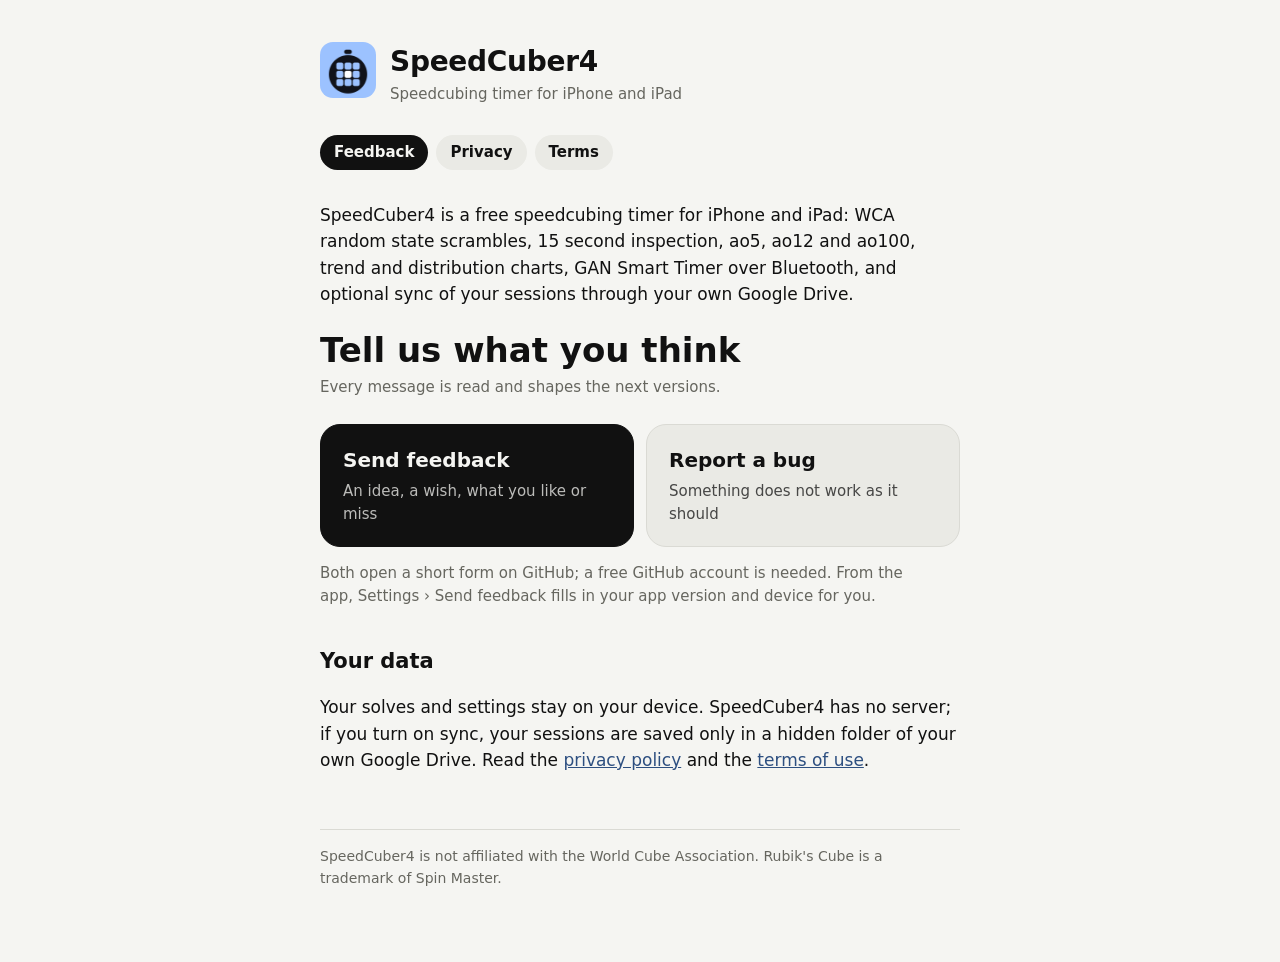
<file: index.html>
<!doctype html>
<html lang="en">
<head>
<meta charset="utf-8">
<meta name="viewport" content="width=device-width, initial-scale=1">
<title>SpeedCuber4 Feedback</title>
<meta name="description" content="Send feedback or report a bug for SpeedCuber4, the speedcubing timer for iPhone.">
<link rel="icon" href="./icon.png">
<link rel="stylesheet" href="./style.css">
</head>
<body>
<main>
<header><a href="./"><img src="./icon.png" alt=""></a><div><a href="./" class="name">SpeedCuber4</a><div class="tag">Speedcubing timer for iPhone and iPad</div></div></header>
<nav aria-label="Pages"><a href="./" aria-current="page">Feedback</a><a href="./privacy/">Privacy</a><a href="./terms/">Terms</a></nav>
<p class="about">SpeedCuber4 is a free speedcubing timer for iPhone and iPad: WCA random state scrambles, 15 second inspection, ao5, ao12 and ao100, trend and distribution charts, GAN Smart Timer over Bluetooth, and optional sync of your sessions through your own Google Drive.</p>
<h1>Tell us what you think</h1>
<p class="meta">Every message is read and shapes the next versions.</p>
<div class="actions">
<a class="action primary" href="https://github.com/raph4-lsk/speedcuber4-support/issues/new?template=feedback.yml"><span class="action-title">Send feedback</span><span class="action-note">An idea, a wish, what you like or miss</span></a>
<a class="action" href="https://github.com/raph4-lsk/speedcuber4-support/issues/new?template=bug.yml"><span class="action-title">Report a bug</span><span class="action-note">Something does not work as it should</span></a>
</div>
<p class="hint">Both open a short form on GitHub; a free GitHub account is needed. From the app, Settings › Send feedback fills in your app version and device for you.</p>

<h2>Your data</h2>
<p>Your solves and settings stay on your device. SpeedCuber4 has no server; if you turn on sync, your sessions are saved only in a hidden folder of your own Google Drive. Read the <a href="privacy/">privacy policy</a> and the <a href="terms/">terms of use</a>.</p>
<footer>SpeedCuber4 is not affiliated with the World Cube Association. Rubik's Cube is a trademark of Spin Master.</footer>
</main>
</body>
</html>
</file>
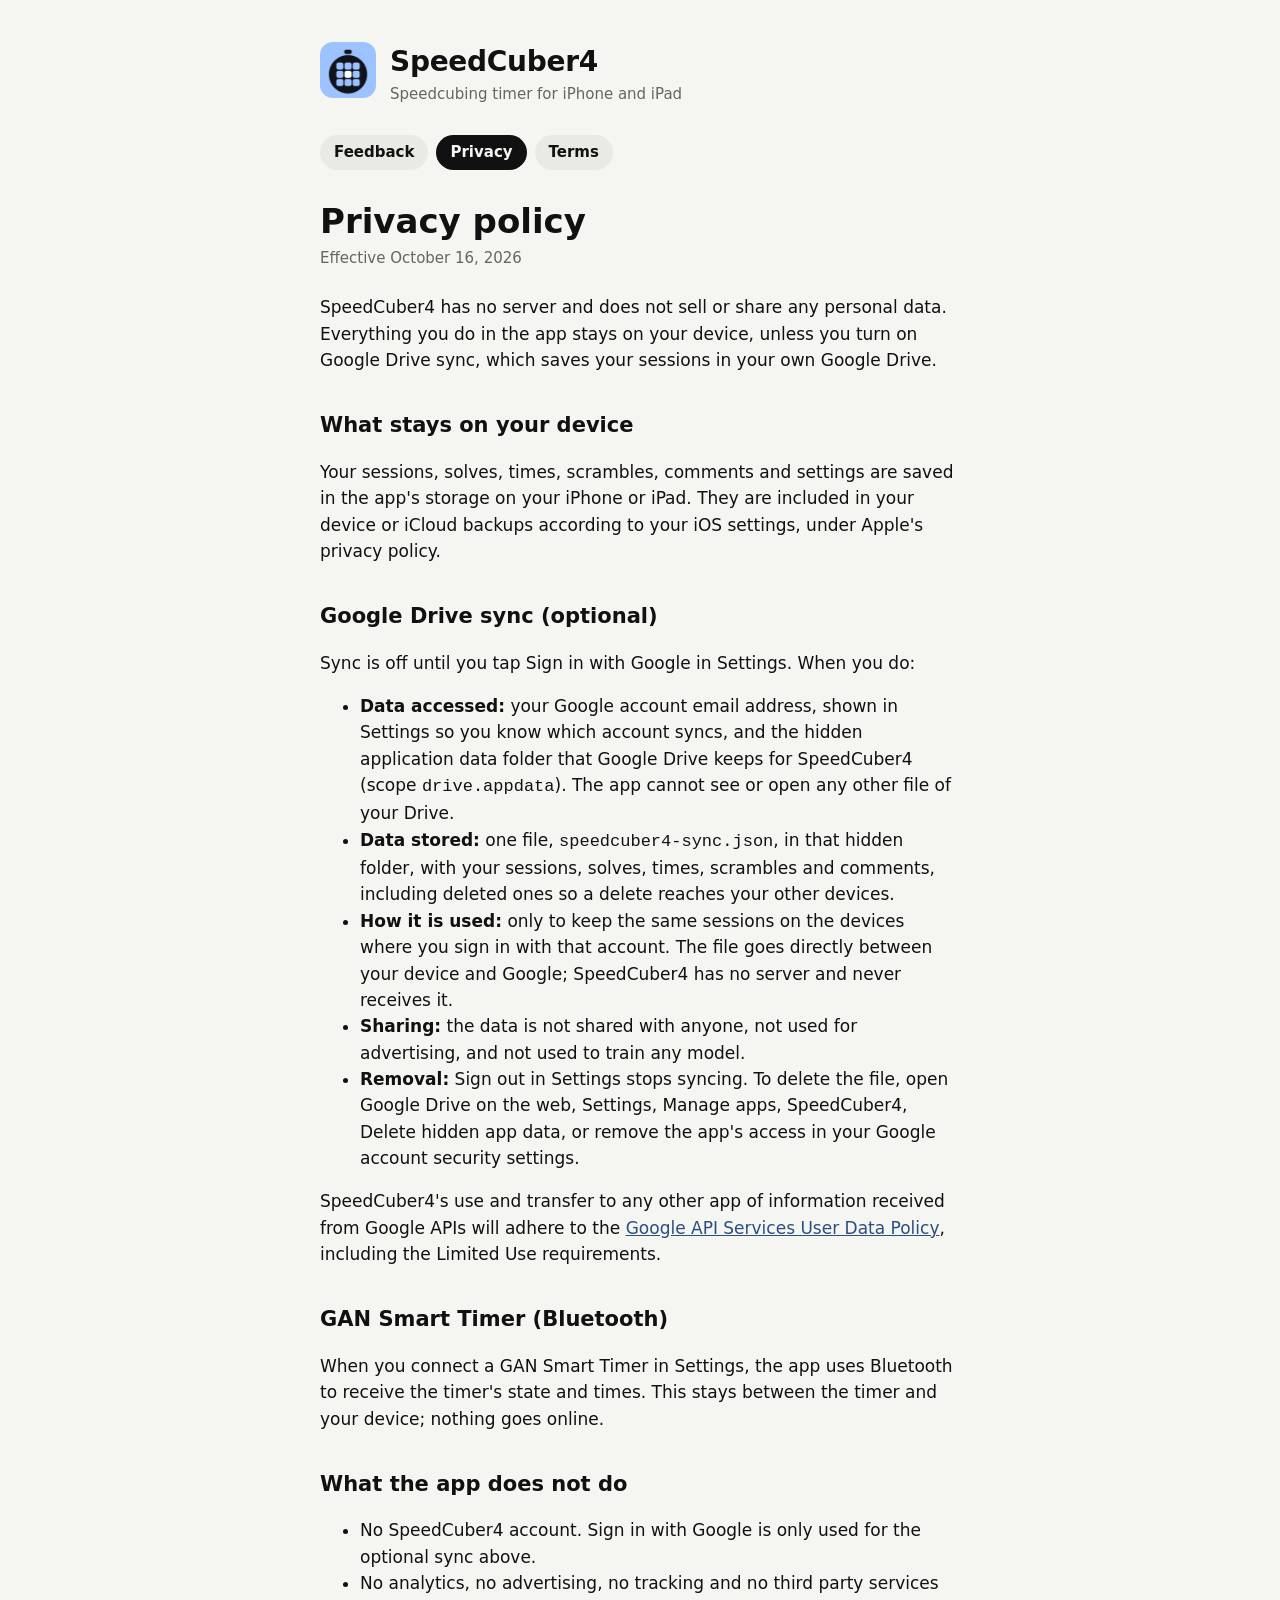
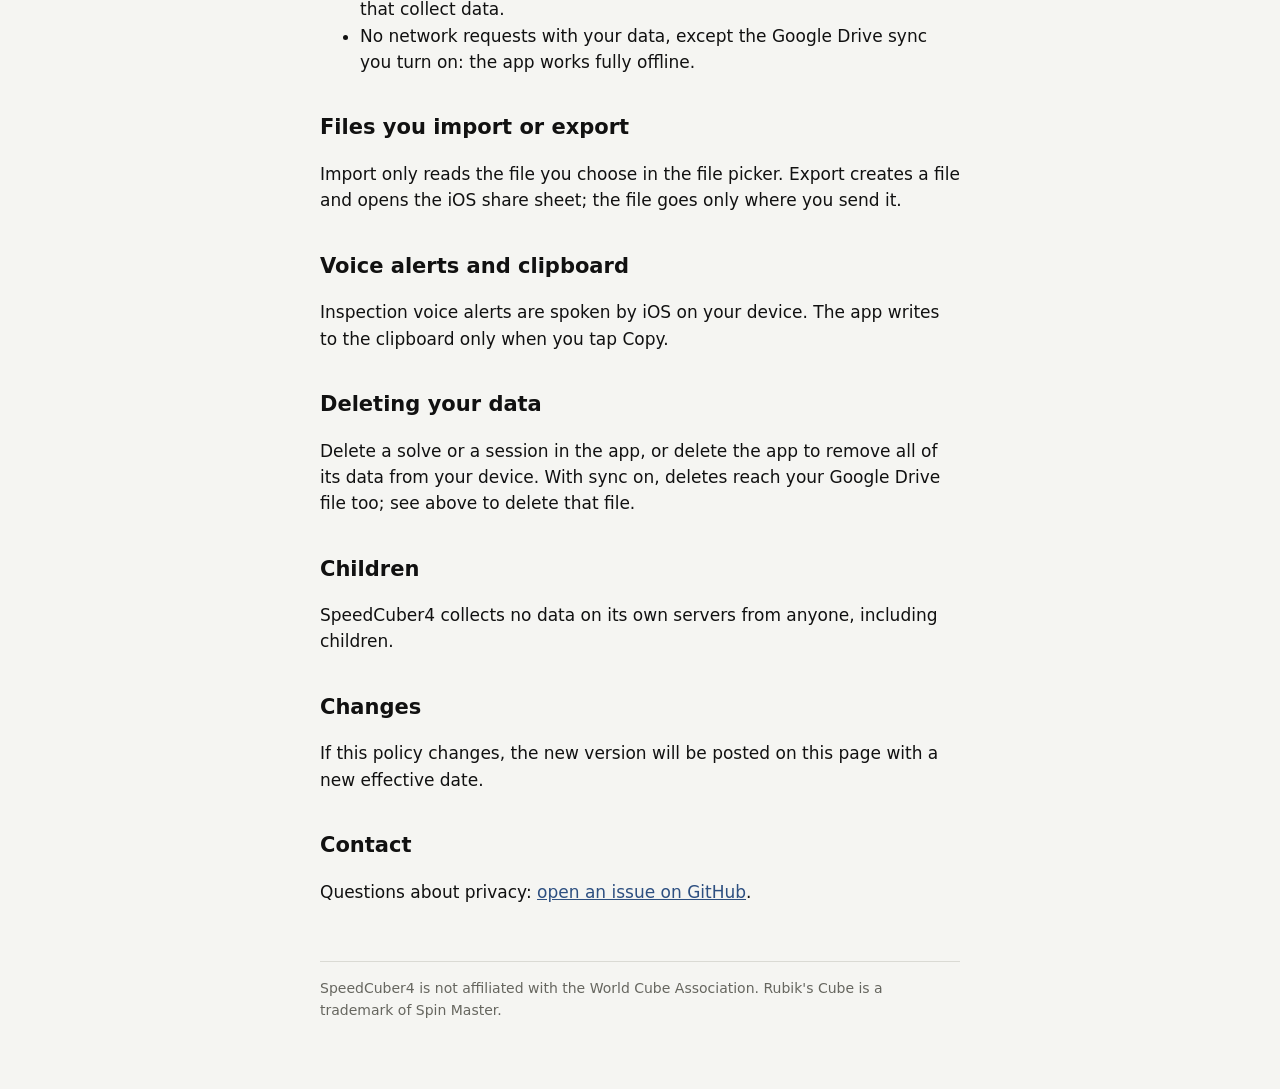
<file: privacy/index.html>
<!doctype html>
<html lang="en">
<head>
<meta charset="utf-8">
<meta name="viewport" content="width=device-width, initial-scale=1">
<title>SpeedCuber4 Privacy</title>
<meta name="description" content="Privacy policy of SpeedCuber4: no data on our servers, optional sync through your own Google Drive.">
<link rel="icon" href="../icon.png">
<link rel="stylesheet" href="../style.css">
</head>
<body>
<main>
<header><a href="../"><img src="../icon.png" alt=""></a><div><a href="../" class="name">SpeedCuber4</a><div class="tag">Speedcubing timer for iPhone and iPad</div></div></header>
<nav aria-label="Pages"><a href="../">Feedback</a><a href="../privacy/" aria-current="page">Privacy</a><a href="../terms/">Terms</a></nav>
<h1>Privacy policy</h1>
<p class="meta">Effective October 16, 2026</p>
<p>SpeedCuber4 has no server and does not sell or share any personal data. Everything you do in the app stays on your device, unless you turn on Google Drive sync, which saves your sessions in your own Google Drive.</p>

<h2>What stays on your device</h2>
<p>Your sessions, solves, times, scrambles, comments and settings are saved in the app's storage on your iPhone or iPad. They are included in your device or iCloud backups according to your iOS settings, under Apple's privacy policy.</p>

<h2>Google Drive sync (optional)</h2>
<p>Sync is off until you tap Sign in with Google in Settings. When you do:</p>
<ul>
<li><strong>Data accessed:</strong> your Google account email address, shown in Settings so you know which account syncs, and the hidden application data folder that Google Drive keeps for SpeedCuber4 (scope <code>drive.appdata</code>). The app cannot see or open any other file of your Drive.</li>
<li><strong>Data stored:</strong> one file, <code>speedcuber4-sync.json</code>, in that hidden folder, with your sessions, solves, times, scrambles and comments, including deleted ones so a delete reaches your other devices.</li>
<li><strong>How it is used:</strong> only to keep the same sessions on the devices where you sign in with that account. The file goes directly between your device and Google; SpeedCuber4 has no server and never receives it.</li>
<li><strong>Sharing:</strong> the data is not shared with anyone, not used for advertising, and not used to train any model.</li>
<li><strong>Removal:</strong> Sign out in Settings stops syncing. To delete the file, open Google Drive on the web, Settings, Manage apps, SpeedCuber4, Delete hidden app data, or remove the app's access in your Google account security settings.</li>
</ul>
<p>SpeedCuber4's use and transfer to any other app of information received from Google APIs will adhere to the <a href="https://developers.google.com/terms/api-services-user-data-policy">Google API Services User Data Policy</a>, including the Limited Use requirements.</p>

<h2>GAN Smart Timer (Bluetooth)</h2>
<p>When you connect a GAN Smart Timer in Settings, the app uses Bluetooth to receive the timer's state and times. This stays between the timer and your device; nothing goes online.</p>

<h2>What the app does not do</h2>
<ul>
<li>No SpeedCuber4 account. Sign in with Google is only used for the optional sync above.</li>
<li>No analytics, no advertising, no tracking and no third party services that collect data.</li>
<li>No network requests with your data, except the Google Drive sync you turn on: the app works fully offline.</li>
</ul>

<h2>Files you import or export</h2>
<p>Import only reads the file you choose in the file picker. Export creates a file and opens the iOS share sheet; the file goes only where you send it.</p>

<h2>Voice alerts and clipboard</h2>
<p>Inspection voice alerts are spoken by iOS on your device. The app writes to the clipboard only when you tap Copy.</p>

<h2>Deleting your data</h2>
<p>Delete a solve or a session in the app, or delete the app to remove all of its data from your device. With sync on, deletes reach your Google Drive file too; see above to delete that file.</p>

<h2>Children</h2>
<p>SpeedCuber4 collects no data on its own servers from anyone, including children.</p>

<h2>Changes</h2>
<p>If this policy changes, the new version will be posted on this page with a new effective date.</p>

<h2>Contact</h2>
<p>Questions about privacy: <a href="https://github.com/raph4-lsk/speedcuber4-support/issues/new?template=feedback.yml">open an issue on GitHub</a>.</p>
<footer>SpeedCuber4 is not affiliated with the World Cube Association. Rubik's Cube is a trademark of Spin Master.</footer>
</main>
</body>
</html>
</file>
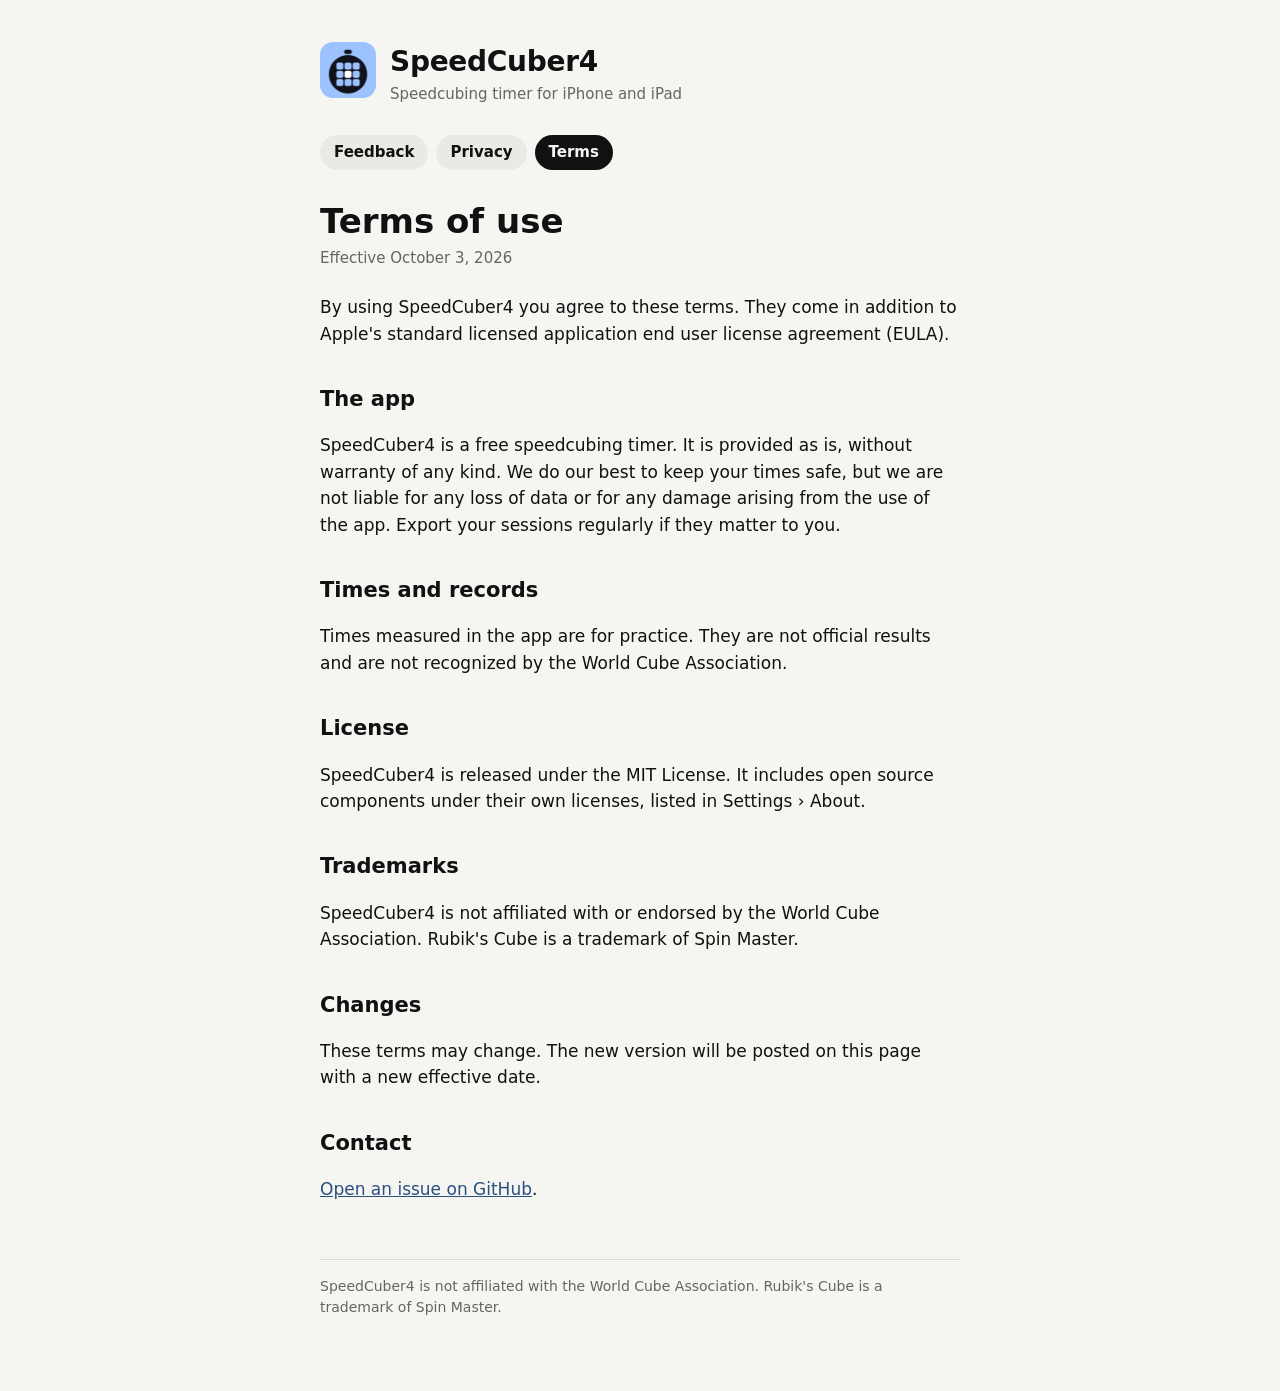
<file: terms/index.html>
<!doctype html>
<html lang="en">
<head>
<meta charset="utf-8">
<meta name="viewport" content="width=device-width, initial-scale=1">
<title>SpeedCuber4 Terms</title>
<meta name="description" content="Terms of use of SpeedCuber4.">
<link rel="icon" href="../icon.png">
<link rel="stylesheet" href="../style.css">
</head>
<body>
<main>
<header><a href="../"><img src="../icon.png" alt=""></a><div><a href="../" class="name">SpeedCuber4</a><div class="tag">Speedcubing timer for iPhone and iPad</div></div></header>
<nav aria-label="Pages"><a href="../">Feedback</a><a href="../privacy/">Privacy</a><a href="../terms/" aria-current="page">Terms</a></nav>
<h1>Terms of use</h1>
<p class="meta">Effective October 3, 2026</p>
<p>By using SpeedCuber4 you agree to these terms. They come in addition to Apple's standard licensed application end user license agreement (EULA).</p>

<h2>The app</h2>
<p>SpeedCuber4 is a free speedcubing timer. It is provided as is, without warranty of any kind. We do our best to keep your times safe, but we are not liable for any loss of data or for any damage arising from the use of the app. Export your sessions regularly if they matter to you.</p>

<h2>Times and records</h2>
<p>Times measured in the app are for practice. They are not official results and are not recognized by the World Cube Association.</p>

<h2>License</h2>
<p>SpeedCuber4 is released under the MIT License. It includes open source components under their own licenses, listed in Settings › About.</p>

<h2>Trademarks</h2>
<p>SpeedCuber4 is not affiliated with or endorsed by the World Cube Association. Rubik's Cube is a trademark of Spin Master.</p>

<h2>Changes</h2>
<p>These terms may change. The new version will be posted on this page with a new effective date.</p>

<h2>Contact</h2>
<p><a href="https://github.com/raph4-lsk/speedcuber4-support/issues/new?template=feedback.yml">Open an issue on GitHub</a>.</p>
<footer>SpeedCuber4 is not affiliated with the World Cube Association. Rubik's Cube is a trademark of Spin Master.</footer>
</main>
</body>
</html>
</file>
<file: style.css>
:root {
  --ground: #f5f5f2;
  --surface: #eaeae5;
  --line: #dadad4;
  --ink: #111111;
  --muted: #66665f;
  --record: #2d4f80;
  color-scheme: light;
}
@media (prefers-color-scheme: dark) {
  :root {
    --ground: #0a0a0a;
    --surface: #161616;
    --line: #2a2a2a;
    --ink: #f2f2ee;
    --muted: #8f8f88;
    --record: #9db8e3;
    color-scheme: dark;
  }
}
* { box-sizing: border-box; }
body {
  margin: 0;
  background: var(--ground);
  color: var(--ink);
  font: 17px/1.55 -apple-system, BlinkMacSystemFont, "Segoe UI", system-ui, sans-serif;
}
main { max-width: 680px; margin: 0 auto; padding: 40px 20px 72px; }
header { display: flex; align-items: center; gap: 14px; margin-bottom: 28px; }
header img { width: 56px; height: 56px; border-radius: 13px; }
header a { color: inherit; text-decoration: none; }
.name { font-size: 28px; font-weight: 700; letter-spacing: -0.01em; }
.tag { color: var(--muted); font-size: 15px; }
h1 { font-size: 34px; line-height: 1.15; margin: 0 0 6px; text-wrap: balance; }
h2 { font-size: 21px; margin: 36px 0 8px; }
p, li { max-width: 64ch; }
.meta { color: var(--muted); font-size: 15px; margin: 0 0 24px; }
a { color: var(--record); }
nav { display: flex; flex-wrap: wrap; gap: 8px; margin: 0 0 32px; }
nav a {
  padding: 6px 14px;
  border-radius: 999px;
  background: var(--surface);
  color: var(--ink);
  text-decoration: none;
  font-size: 15px;
  font-weight: 600;
}
nav a[aria-current="page"] { background: var(--ink); color: var(--ground); }
footer { margin-top: 56px; padding-top: 16px; border-top: 1px solid var(--line); color: var(--muted); font-size: 14px; }
.actions { display: grid; grid-template-columns: repeat(auto-fit, minmax(min(100%, 240px), 1fr)); gap: 12px; margin: 8px 0 12px; }
.action {
  display: flex;
  flex-direction: column;
  gap: 4px;
  padding: 20px 22px;
  border-radius: 20px;
  background: var(--surface);
  color: var(--ink);
  text-decoration: none;
  border: 1px solid var(--line);
}
.action.primary { background: var(--ink); color: var(--ground); border-color: var(--ink); }
.action-title { font-size: 20px; font-weight: 700; }
.action-note { font-size: 15px; opacity: 0.75; }
.action:focus-visible, nav a:focus-visible { outline: 2px solid var(--record); outline-offset: 3px; }
.hint { color: var(--muted); font-size: 15px; }
.about { font-size: 17px; margin: 0 0 24px; }
</file>
